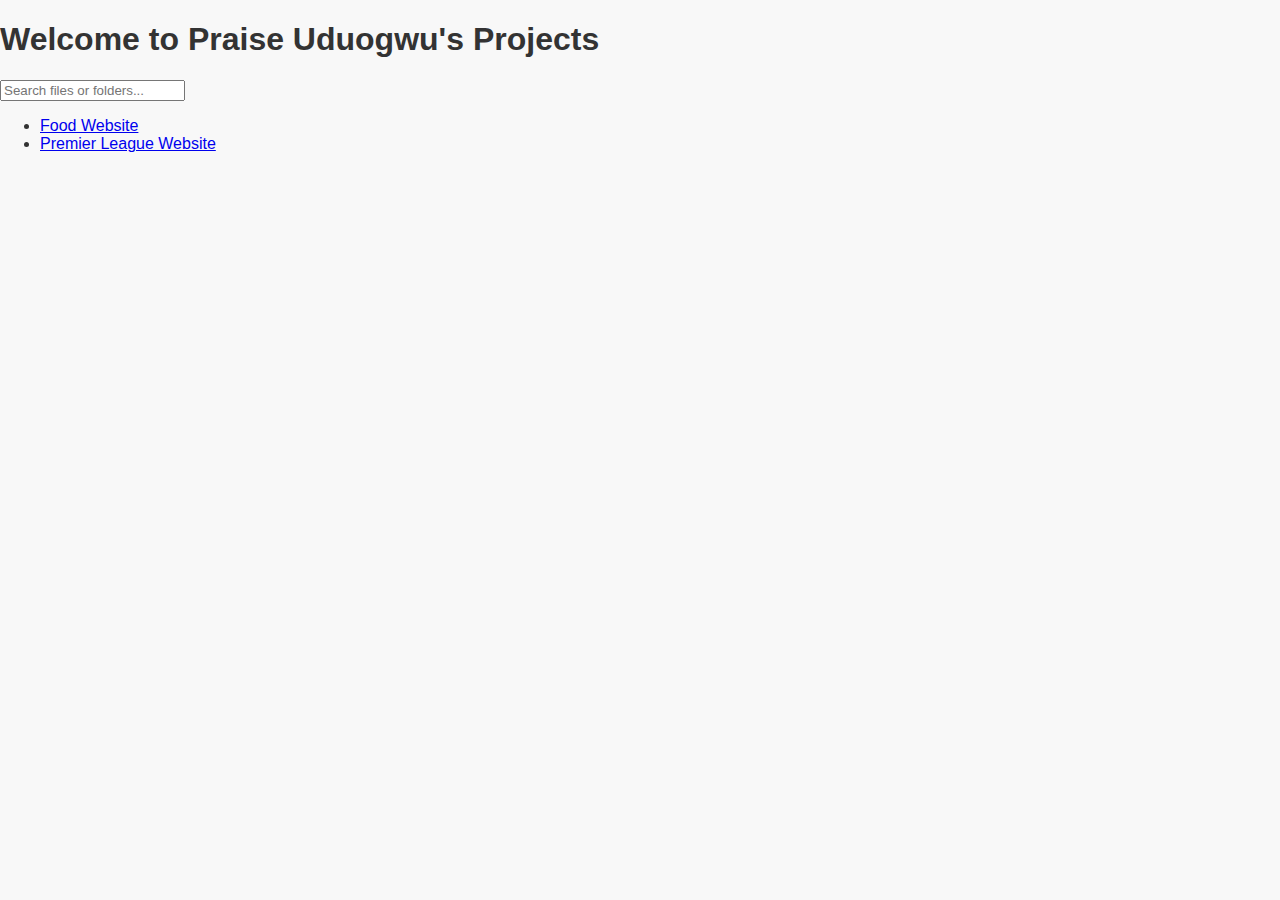
<file: index.html>
<!DOCTYPE html>
<html lang="en">
<head>
    <meta charset="UTF-8">
    <meta name="viewport" content="width=device-width, initial-scale=1.0">
    <title>Directory Listing</title>
<link rel="stylesheet" href="style.css">
</head>
<body>
    <h1>Welcome to Praise Uduogwu's Projects</h1>
    <div class="directory">
        <input type="text" id="search" class="search-bar" placeholder="Search files or folders...">
        <ul id="file-list">
            <li class="folder"><a href="./food-website/index.html">Food Website</a></li>
            <li class="folder"><a href="./premier-league-website/index.html">Premier League Website</a></li>

        </ul>
    </div>
    <script>
        const searchBar = document.getElementById('search');
        const fileList = document.getElementById('file-list');
        const items = fileList.getElementsByTagName('li');

        searchBar.addEventListener('input', function() {
            const filter = searchBar.value.toLowerCase();
            for (let item of items) {
                const text = item.textContent.toLowerCase();
                item.style.display = text.includes(filter) ? '' : 'none';
            }
        });
    </script>
</body>
</html>
</file>
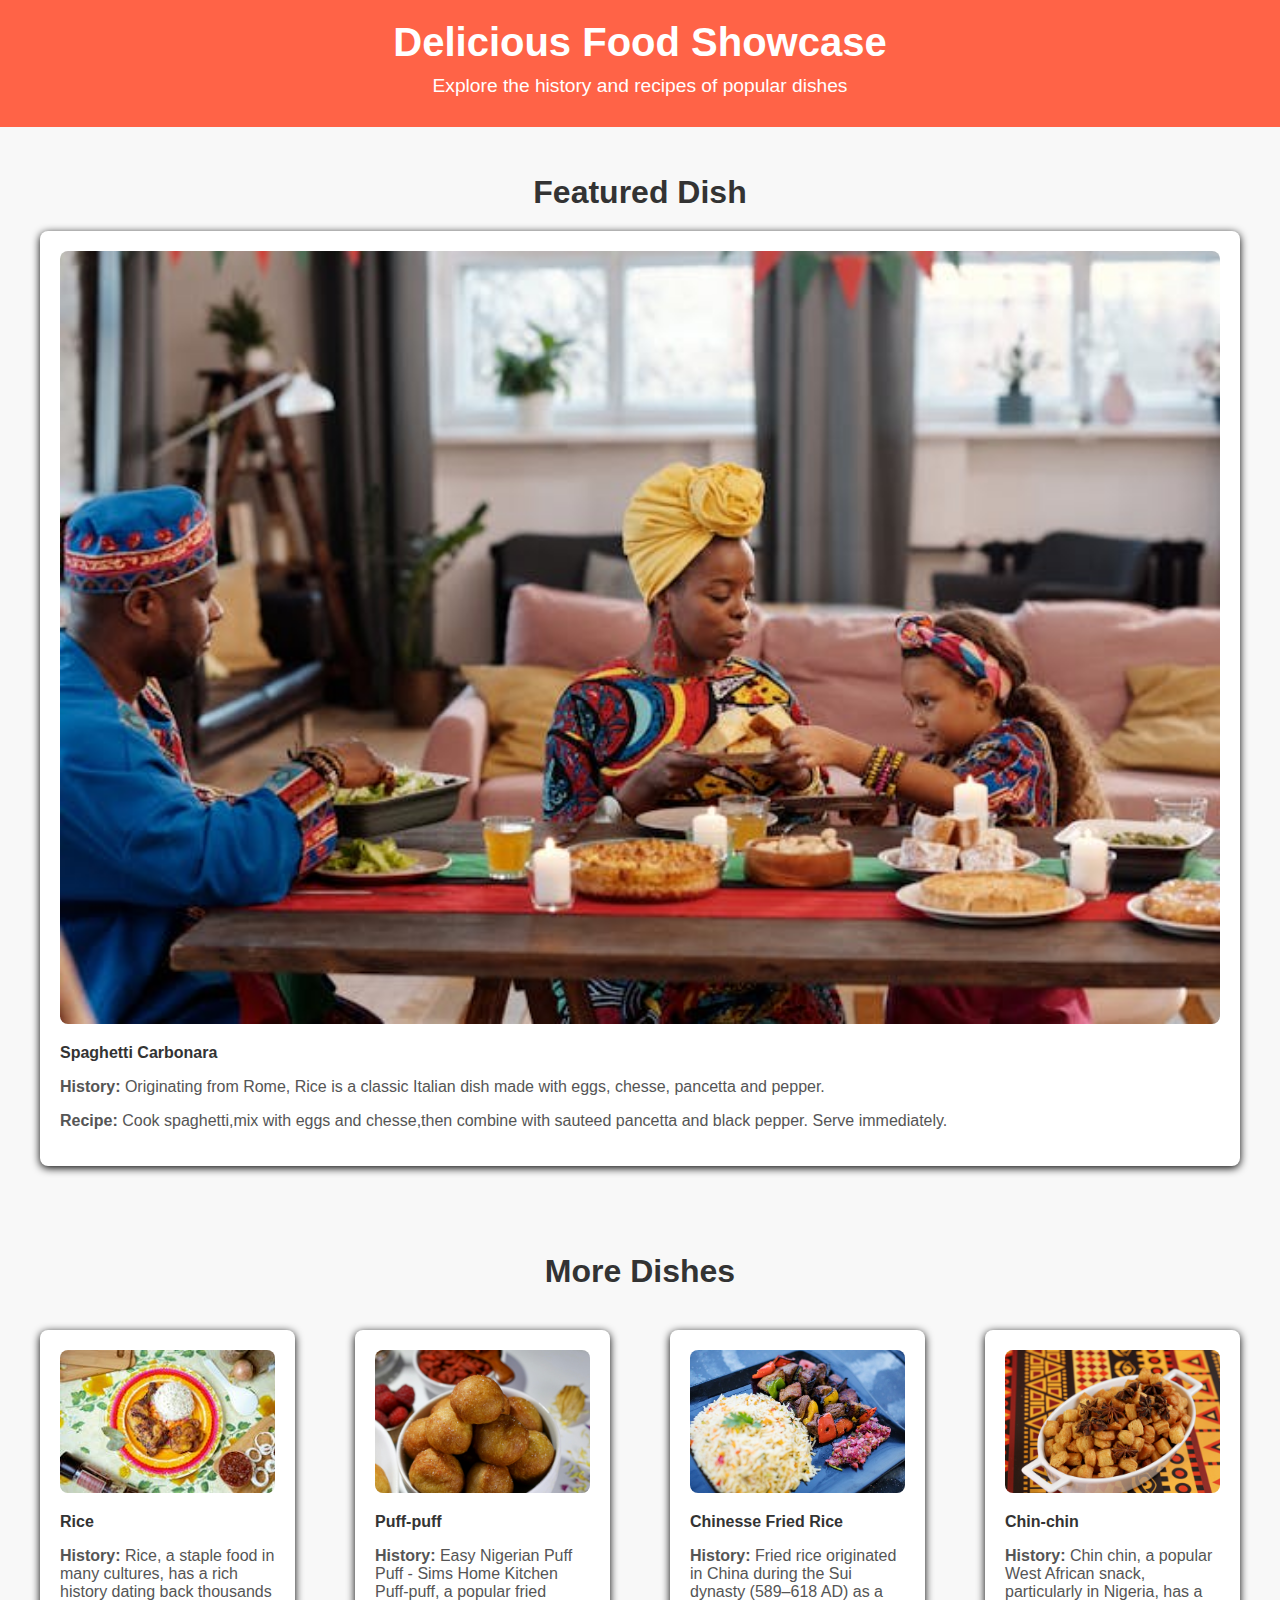
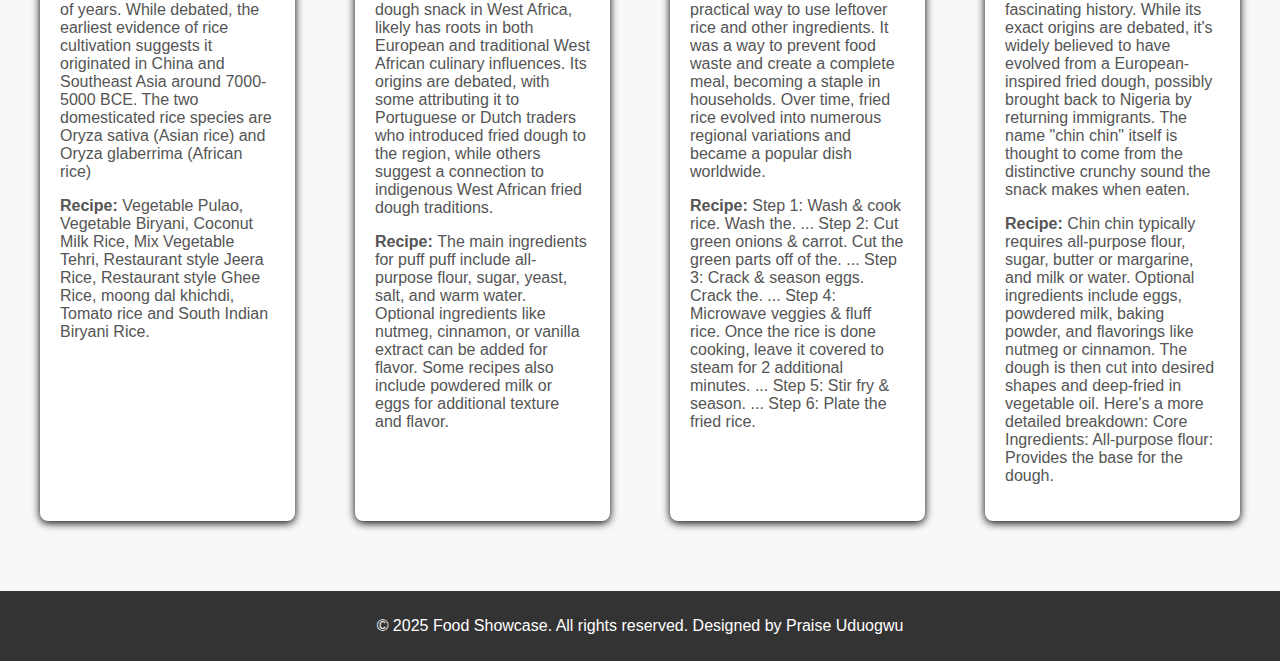
<file: food website/index.html>
<!Doctype Html>
<html lang="en">
<head>
    <meta charset="UTF-8">
<title>Food Showcase</title>
<meta name="viewport"content="width=device-width, initial-scale=1.0">
<link rel="stylesheet" href="style.css">

</head>
<body>
<header>
    <h1>
        Delicious Food Showcase
    </h1>
    <p> Explore the history and recipes of popular dishes</p>
</header>
<section class="featured">
    <h2>
        Featured Dish
    </h2>
    <div class="food-card">
        <img src="./assets/images/slide.jpg" alt="Featured Dish">
      <h3>Spaghetti Carbonara</h3>
      <p><strong>History:</strong> Originating from Rome, Rice is a classic Italian dish made with eggs, chesse, pancetta and pepper.</p>
      <p><strong>Recipe:</strong> Cook spaghetti,mix with eggs and chesse,then combine with sauteed pancetta and black pepper. Serve immediately.</p>  
    </div>
</section>
<section class="food-grid">
    <h2>
        More Dishes 
    </h2>
    <div class="grid-container">
        <div class="food-card">
            <img src="./assets/images/image1.jpg" alt="Dish-1">
            <h3>
                Rice
            </h3>
            <p><strong>History:</strong> Rice, a staple food in many cultures, has a rich history dating back thousands of years. While debated, the earliest evidence of rice cultivation suggests it originated in China and Southeast Asia around 7000-5000 BCE. The two domesticated rice species are Oryza sativa (Asian rice) and Oryza glaberrima (African rice)
            </p><p><strong>Recipe:</strong> Vegetable Pulao, Vegetable Biryani, Coconut Milk Rice, Mix Vegetable Tehri, Restaurant style Jeera Rice, Restaurant style Ghee Rice, moong dal khichdi, Tomato rice and South Indian Biryani Rice.
</p>


        </div>
        <div class="food-card">
            <img src="./assets/images/image2.jpg" alt="Dish 2">
            <h3>
                Puff-puff
            </h3>
            <p><strong>History:</strong>
Easy Nigerian Puff Puff - Sims Home Kitchen
Puff-puff, a popular fried dough snack in West Africa, likely has roots in both European and traditional West African culinary influences. Its origins are debated, with some attributing it to Portuguese or Dutch traders who introduced fried dough to the region, while others suggest a connection to indigenous West African fried dough traditions.</p>
            <p><strong>Recipe:

            </strong> The main ingredients for puff puff include all-purpose flour, sugar, yeast, salt, and warm water. Optional ingredients like nutmeg, cinnamon, or vanilla extract can be added for flavor. Some recipes also include powdered milk or eggs for additional texture and flavor.</p>
        </div>
        <div class="food-card">
            <img src="assets/images/image3.jpg" alt="Dish 3">
            <h3>Chinesse Fried Rice</h3>
            <p><strong>History:</strong> Fried rice originated in China during the Sui dynasty (589–618 AD) as a practical way to use leftover rice and other ingredients. It was a way to prevent food waste and create a complete meal, becoming a staple in households. Over time, fried rice evolved into numerous regional variations and became a popular dish worldwide.</p>
            <p><strong>Recipe:</strong> Step 1: Wash & cook rice. Wash the. ...
Step 2: Cut green onions & carrot. Cut the green parts off of the. ...
Step 3: Crack & season eggs. Crack the. ...
Step 4: Microwave veggies & fluff rice. Once the rice is done cooking, leave it covered to steam for 2 additional minutes. ...
Step 5: Stir fry & season. ...
Step 6: Plate the fried rice.</p> </div>
      <div class="food-card">
        <img src="assets/images/image4.jpg" alt="Dish 4">
        <h3>
            Chin-chin
        </h3>
        <p><strong>History:</strong> Chin chin, a popular West African snack, particularly in Nigeria, has a fascinating history. While its exact origins are debated, it's widely believed to have evolved from a European-inspired fried dough, possibly brought back to Nigeria by returning immigrants. The name "chin chin" itself is thought to come from the distinctive crunchy sound the snack makes when eaten. <br> </p>
        <p><strong>Recipe:</strong> Chin chin typically requires all-purpose flour, sugar, butter or margarine, and milk or water. Optional ingredients include eggs, powdered milk, baking powder, and flavorings like nutmeg or cinnamon. The dough is then cut into desired shapes and deep-fried in vegetable oil. 
Here's a more detailed breakdown:
Core Ingredients:
All-purpose flour: Provides the base for the dough.<br></p>

      </div>      
    </div>
    
</section>
<footer>
    <p>&copy; 2025 Food Showcase. All rights reserved. Designed by Praise Uduogwu</p>
</footer>
</body>

</html>
</file>
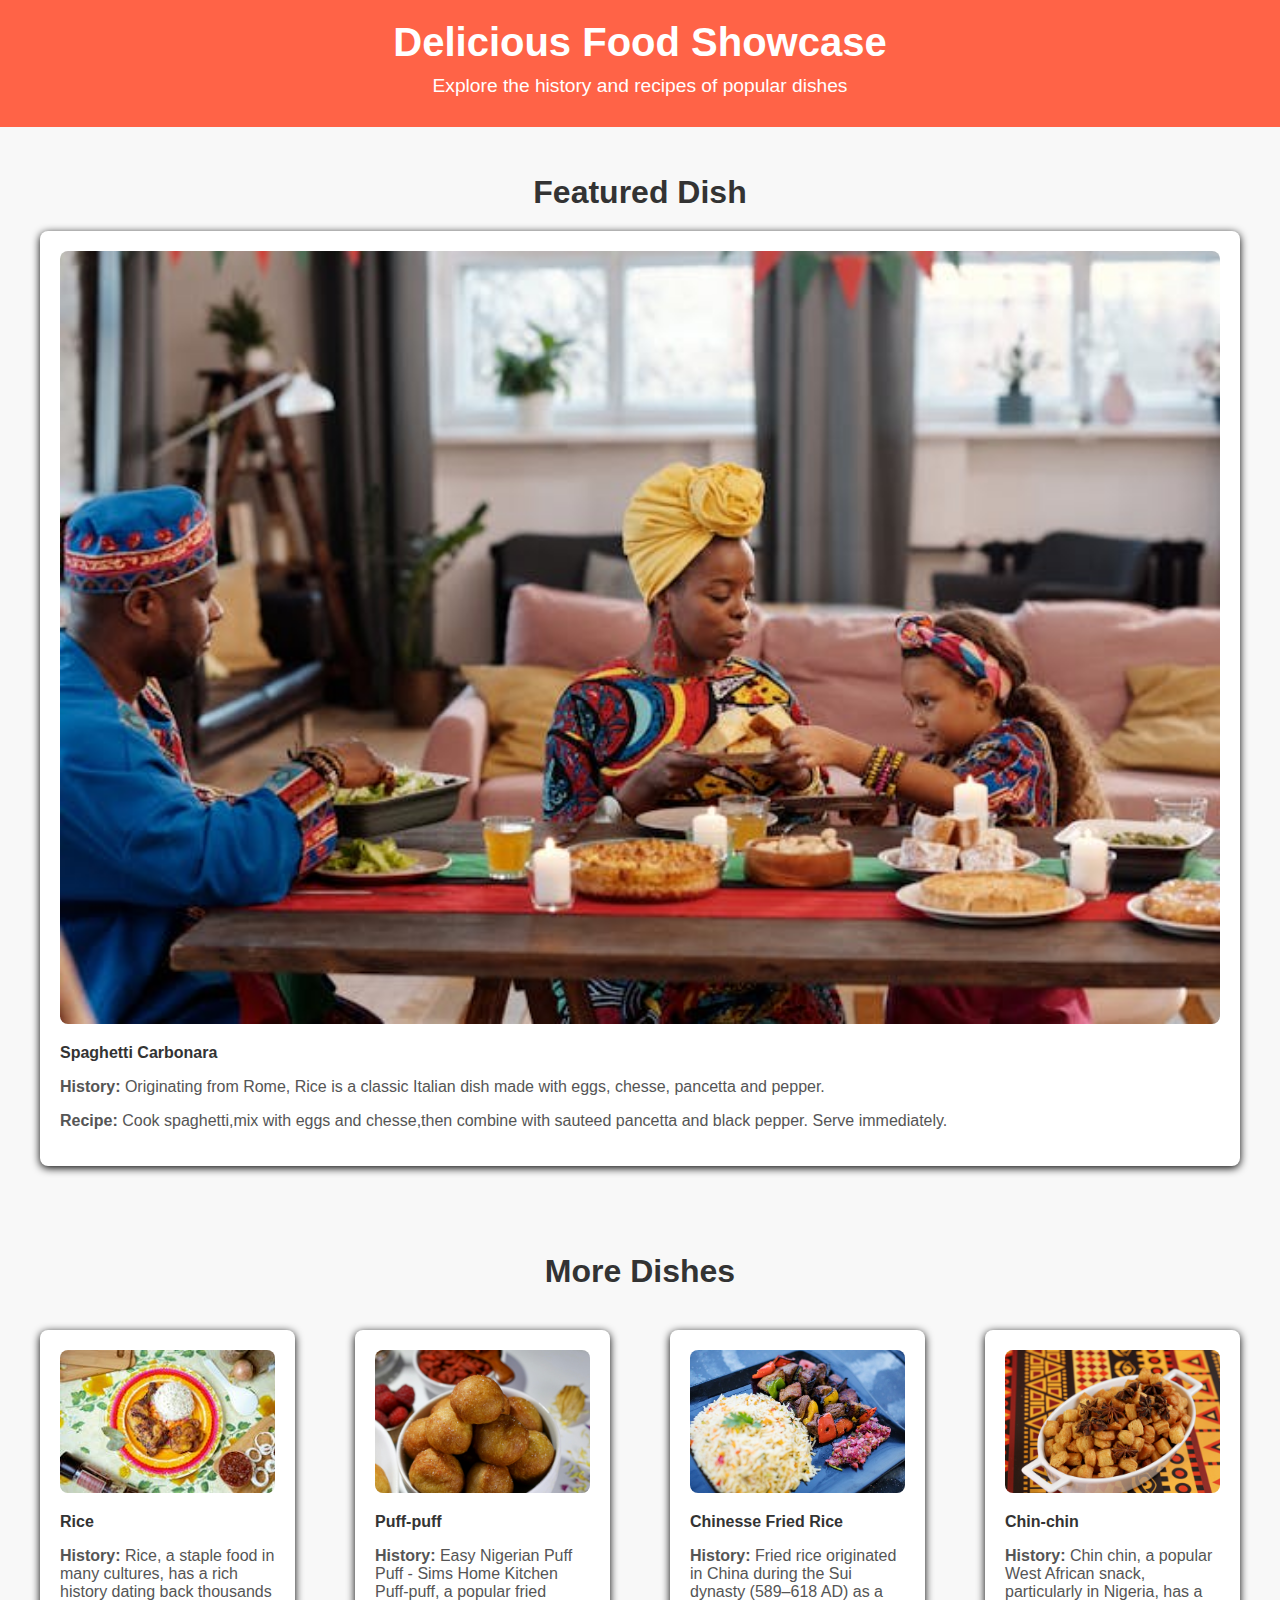
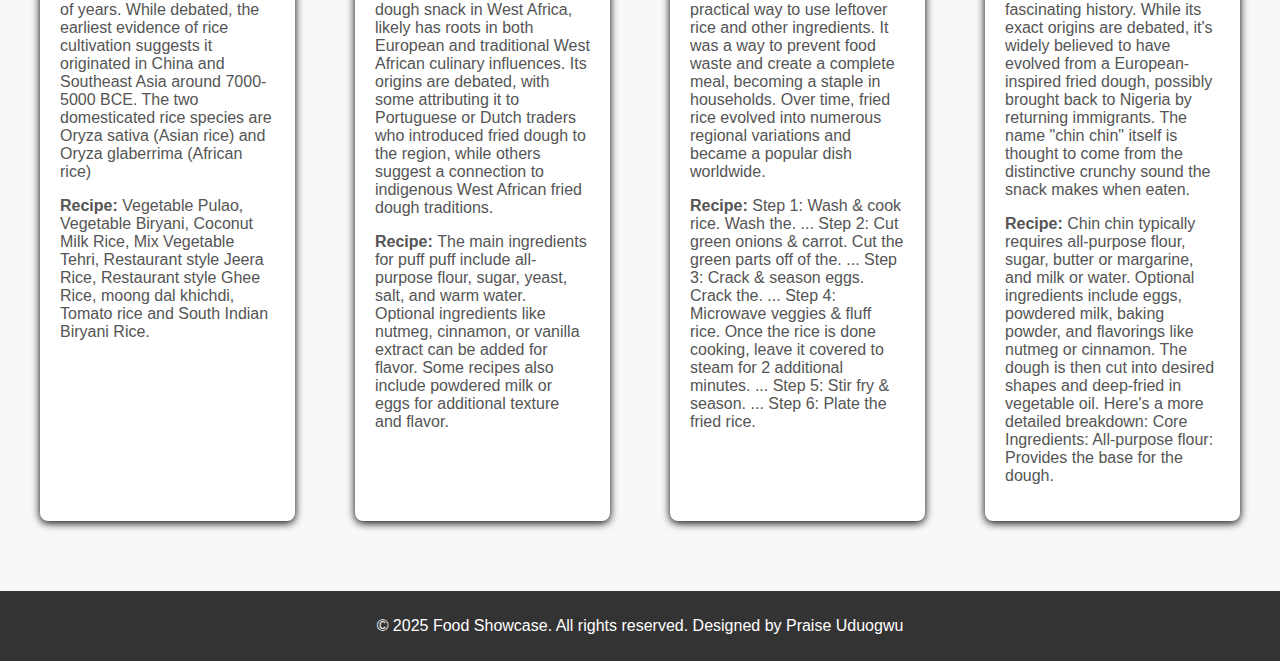
<file: food-website/index.html>
<!Doctype Html>
<html lang="en">
<head>
    <meta charset="UTF-8">
<title>Food Showcase</title>
<meta name="viewport"content="width=device-width, initial-scale=1.0">
<link rel="stylesheet" href="style.css">

</head>
<body>
<header>
    <h1>
        Delicious Food Showcase
    </h1>
    <p> Explore the history and recipes of popular dishes</p>
</header>
<section class="featured">
    <h2>
        Featured Dish
    </h2>
    <div class="food-card">
        <img src="./assets/images/slide.jpg" alt="Featured Dish">
      <h3>Spaghetti Carbonara</h3>
      <p><strong>History:</strong> Originating from Rome, Rice is a classic Italian dish made with eggs, chesse, pancetta and pepper.</p>
      <p><strong>Recipe:</strong> Cook spaghetti,mix with eggs and chesse,then combine with sauteed pancetta and black pepper. Serve immediately.</p>  
    </div>
</section>
<section class="food-grid">
    <h2>
        More Dishes 
    </h2>
    <div class="grid-container">
        <div class="food-card">
            <img src="./assets/images/image1.jpg" alt="Dish-1">
            <h3>
                Rice
            </h3>
            <p><strong>History:</strong> Rice, a staple food in many cultures, has a rich history dating back thousands of years. While debated, the earliest evidence of rice cultivation suggests it originated in China and Southeast Asia around 7000-5000 BCE. The two domesticated rice species are Oryza sativa (Asian rice) and Oryza glaberrima (African rice)
            </p><p><strong>Recipe:</strong> Vegetable Pulao, Vegetable Biryani, Coconut Milk Rice, Mix Vegetable Tehri, Restaurant style Jeera Rice, Restaurant style Ghee Rice, moong dal khichdi, Tomato rice and South Indian Biryani Rice.
</p>


        </div>
        <div class="food-card">
            <img src="./assets/images/image2.jpg" alt="Dish 2">
            <h3>
                Puff-puff
            </h3>
            <p><strong>History:</strong>
Easy Nigerian Puff Puff - Sims Home Kitchen
Puff-puff, a popular fried dough snack in West Africa, likely has roots in both European and traditional West African culinary influences. Its origins are debated, with some attributing it to Portuguese or Dutch traders who introduced fried dough to the region, while others suggest a connection to indigenous West African fried dough traditions.</p>
            <p><strong>Recipe:

            </strong> The main ingredients for puff puff include all-purpose flour, sugar, yeast, salt, and warm water. Optional ingredients like nutmeg, cinnamon, or vanilla extract can be added for flavor. Some recipes also include powdered milk or eggs for additional texture and flavor.</p>
        </div>
        <div class="food-card">
            <img src="assets/images/image3.jpg" alt="Dish 3">
            <h3>Chinesse Fried Rice</h3>
            <p><strong>History:</strong> Fried rice originated in China during the Sui dynasty (589–618 AD) as a practical way to use leftover rice and other ingredients. It was a way to prevent food waste and create a complete meal, becoming a staple in households. Over time, fried rice evolved into numerous regional variations and became a popular dish worldwide.</p>
            <p><strong>Recipe:</strong> Step 1: Wash & cook rice. Wash the. ...
Step 2: Cut green onions & carrot. Cut the green parts off of the. ...
Step 3: Crack & season eggs. Crack the. ...
Step 4: Microwave veggies & fluff rice. Once the rice is done cooking, leave it covered to steam for 2 additional minutes. ...
Step 5: Stir fry & season. ...
Step 6: Plate the fried rice.</p> </div>
      <div class="food-card">
        <img src="assets/images/image4.jpg" alt="Dish 4">
        <h3>
            Chin-chin
        </h3>
        <p><strong>History:</strong> Chin chin, a popular West African snack, particularly in Nigeria, has a fascinating history. While its exact origins are debated, it's widely believed to have evolved from a European-inspired fried dough, possibly brought back to Nigeria by returning immigrants. The name "chin chin" itself is thought to come from the distinctive crunchy sound the snack makes when eaten. <br> </p>
        <p><strong>Recipe:</strong> Chin chin typically requires all-purpose flour, sugar, butter or margarine, and milk or water. Optional ingredients include eggs, powdered milk, baking powder, and flavorings like nutmeg or cinnamon. The dough is then cut into desired shapes and deep-fried in vegetable oil. 
Here's a more detailed breakdown:
Core Ingredients:
All-purpose flour: Provides the base for the dough.<br></p>

      </div>      
    </div>
    
</section>
<footer>
    <p>&copy; 2025 Food Showcase. All rights reserved. Designed by Praise Uduogwu</p>
</footer>
</body>

</html>
</file>
<file: style.css>
/*General styles*/
body{
            color:#333;
            font-family:'Arial', sans-serif;
            margin: 0;
            padding: 0;
            background-color: #f8f8f8;
        }
        header{
            background-color: #ff6347;
            color: white;
            padding: 20px 0;
            text-align: center;
        }
        header h1{
            margin:0;
            font-size: 2.5em;
        }
        header p{
            margin:10px 0;
font-size:1.2em;
        }
        section{
            padding: 20px;
            text-align: center;
        }
        h2{
            font-size: 2em;
            margin-bottom: 20px;
        }
        .food-card{
            background:#fff;
            border-radius: 8px;
        box-shadow: 0 2px 8px rgba(0,0,0.1);
padding: 20px;
margin: 20px;
text-align: left;
    }
    .food-card img{
        width: 100%;
        height:auto;
        border-radius:8px;
    }
    .food-card h3{
        margin:15px0 10px;
        font-size:1em;
    }
    .food-card p{
        font-size: 1em;
        color:#555;
    }
    .food-grid .grid-container{
        display: grid;
        grid-template-columns: repeat(auto-fit, minmax(250px,1fr));
        gap:20px;
        justify-content: center;
    }
    /*Footer*/
    footer{
        background: #333;
        color:white;
        padding:10px 0;
        text-align:center;
        margin-top: 30px;
    }
</file>
<file: food website/style.css>
/*General styles*/
body{
            color:#333;
            font-family:'Arial', sans-serif;
            margin: 0;
            padding: 0;
            background-color: #f8f8f8;
        }
        header{
            background-color: #ff6347;
            color: white;
            padding: 20px 0;
            text-align: center;
        }
        header h1{
            margin:0;
            font-size: 2.5em;
        }
        header p{
            margin:10px 0;
font-size:1.2em;
        }
        section{
            padding: 20px;
            text-align: center;
        }
        h2{
            font-size: 2em;
            margin-bottom: 20px;
        }
        .food-card{
            background:#fff;
            border-radius: 8px;
        box-shadow: 0 2px 8px rgba(0,0,0.1);
padding: 20px;
margin: 20px;
text-align: left;
    }
    .food-card img{
        width: 100%;
        height:auto;
        border-radius:8px;
    }
    .food-card h3{
        margin:15px0 10px;
        font-size:1em;
    }
    .food-card p{
        font-size: 1em;
        color:#555;
    }
    .food-grid .grid-container{
        display: grid;
        grid-template-columns: repeat(auto-fit, minmax(250px,1fr));
        gap:20px;
        justify-content: center;
    }
    /*Footer*/
    footer{
        background: #333;
        color:white;
        padding:10px 0;
        text-align:center;
        margin-top: 30px;
    }
</file>
<file: food-website/style.css>
/*General styles*/
body{
            color:#333;
            font-family:'Arial', sans-serif;
            margin: 0;
            padding: 0;
            background-color: #f8f8f8;
        }
        header{
            background-color: #ff6347;
            color: white;
            padding: 20px 0;
            text-align: center;
        }
        header h1{
            margin:0;
            font-size: 2.5em;
        }
        header p{
            margin:10px 0;
font-size:1.2em;
        }
        section{
            padding: 20px;
            text-align: center;
        }
        h2{
            font-size: 2em;
            margin-bottom: 20px;
        }
        .food-card{
            background:#fff;
            border-radius: 8px;
        box-shadow: 0 2px 8px rgba(0,0,0.1);
padding: 20px;
margin: 20px;
text-align: left;
    }
    .food-card img{
        width: 100%;
        height:auto;
        border-radius:8px;
    }
    .food-card h3{
        margin:15px0 10px;
        font-size:1em;
    }
    .food-card p{
        font-size: 1em;
        color:#555;
    }
    .food-grid .grid-container{
        display: grid;
        grid-template-columns: repeat(auto-fit, minmax(250px,1fr));
        gap:20px;
        justify-content: center;
    }
    /*Footer*/
    footer{
        background: #333;
        color:white;
        padding:10px 0;
        text-align:center;
        margin-top: 30px;
    }
</file>
